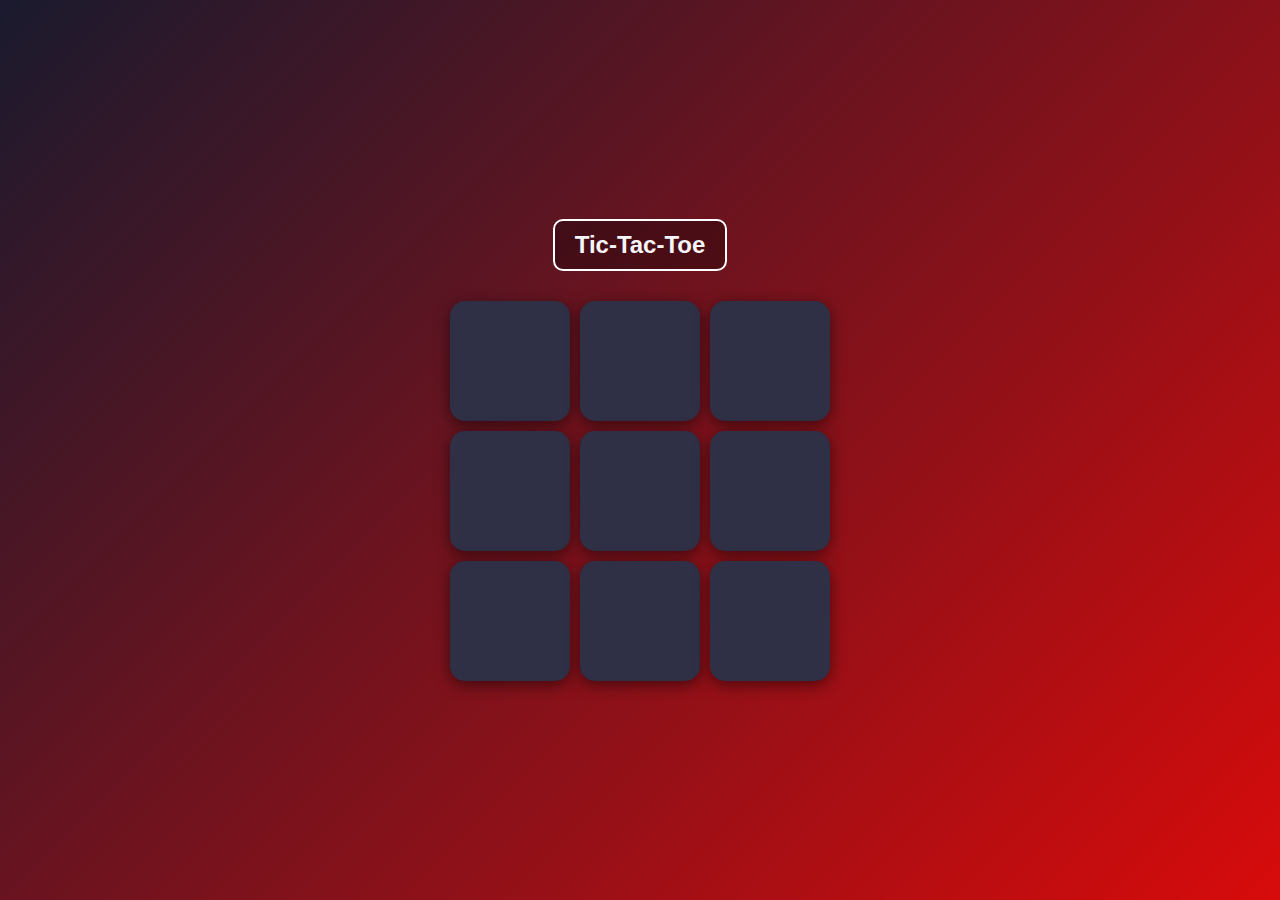
<file: web-tictactoe/index.html>
<!DOCTYPE html>
<html lang="en">
<head>
  <meta charset="UTF-8">
  <meta name="viewport" content="width=device-width, initial-scale=1.0">
  <title>Tic-Tac-Toe Neon</title>
  <link rel="stylesheet" href="style.css">
</head>
<body>
  <div class="container">
    <h2>Tic-Tac-Toe</h2>
    <div id="game-board">
      <div class="cell" data-cell></div>
      <div class="cell" data-cell></div>
      <div class="cell" data-cell></div>
      <div class="cell" data-cell></div>
      <div class="cell" data-cell></div>
      <div class="cell" data-cell></div>
      <div class="cell" data-cell></div>
      <div class="cell" data-cell></div>
      <div class="cell" data-cell></div>
    </div>
    <div id="message-container" class="hidden">
      <p id="message-text"></p>
      <button id="restart-button">Play Again</button>
    </div>
  </div>
  <canvas id="fireworks" class="hidden"></canvas>
  <script src="script.js"></script>
</body>
</html>
</file>
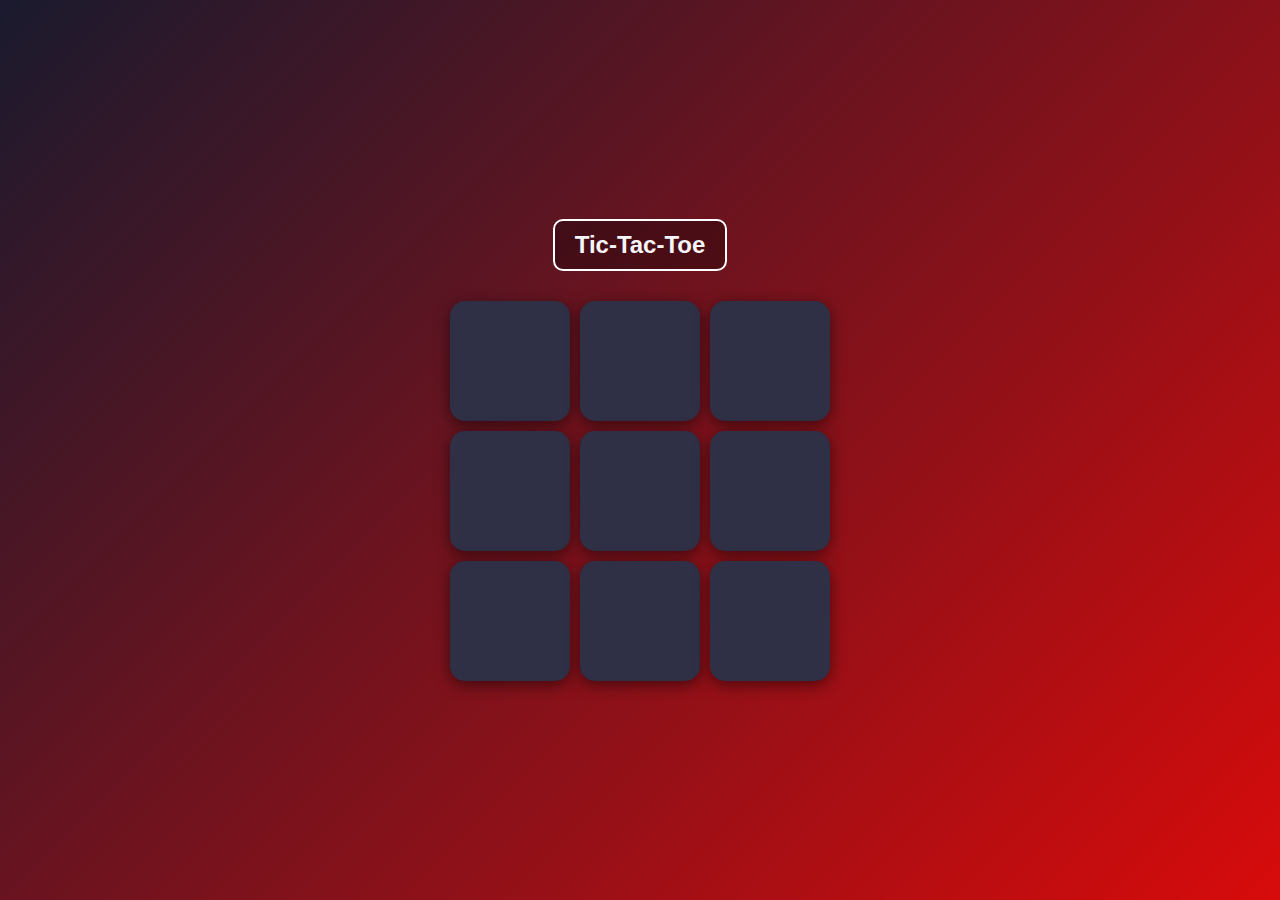
<file: mypr.html>
<!DOCTYPE html>
<html lang="en">
<head>
  <meta charset="UTF-8">
  <meta name="viewport" content="width=device-width, initial-scale=1.0">
  <title>Tic-Tac-Toe Neon</title>
  <link rel="stylesheet" href="mypr.css">
</head>
<body>
  <div class="container">
    <h2>Tic-Tac-Toe</h2>
    <div id="game-board">
      <div class="cell" data-cell></div>
      <div class="cell" data-cell></div>
      <div class="cell" data-cell></div>
      <div class="cell" data-cell></div>
      <div class="cell" data-cell></div>
      <div class="cell" data-cell></div>
      <div class="cell" data-cell></div>
      <div class="cell" data-cell></div>
      <div class="cell" data-cell></div>
    </div>
    <div id="message-container" class="hidden">
      <p id="message-text"></p>
      <button id="restart-button">Play Again</button>
    </div>
  </div>
  <canvas id="fireworks" class="hidden"></canvas>
  <script src="mypr.js"></script>
</body>
</html>
</file>
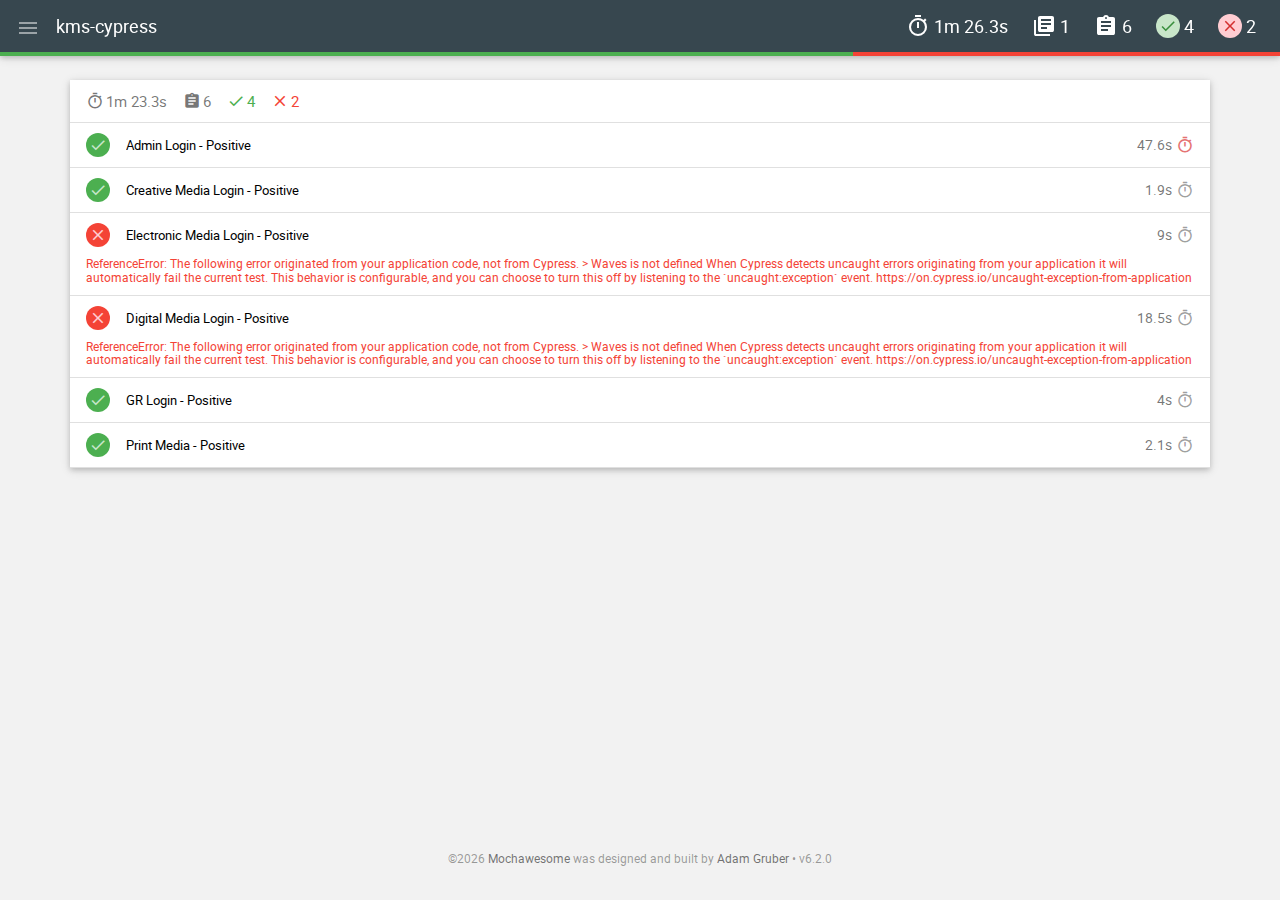
<file: mochawesome-report/kms-cypress-01-06-2025.html>
<!doctype html>
<html lang="en"><head><meta charSet="utf-8"/><meta http-equiv="X-UA-Compatible" content="IE=edge"/><meta name="viewport" content="width=device-width, initial-scale=1"/><title>Mochawesome Report</title><link rel="stylesheet" href="assets\app.css"/></head><body data-raw="{&quot;stats&quot;:{&quot;suites&quot;:1,&quot;tests&quot;:6,&quot;passes&quot;:4,&quot;pending&quot;:0,&quot;failures&quot;:2,&quot;testsRegistered&quot;:6,&quot;passPercent&quot;:66.66666666666667,&quot;pendingPercent&quot;:0,&quot;other&quot;:0,&quot;hasOther&quot;:false,&quot;skipped&quot;:0,&quot;hasSkipped&quot;:false,&quot;start&quot;:&quot;2025-01-06T07:24:14.616Z&quot;,&quot;end&quot;:&quot;2025-01-06T07:25:41.001Z&quot;,&quot;duration&quot;:86385},&quot;results&quot;:[{&quot;uuid&quot;:&quot;1e8317c2-d5de-4a40-b6f8-2fcacc108380&quot;,&quot;title&quot;:&quot;&quot;,&quot;fullFile&quot;:&quot;cypress\\e2e\\Pages\\feature\\login\\kmslogin.cy.js&quot;,&quot;file&quot;:&quot;cypress\\e2e\\Pages\\feature\\login\\kmslogin.cy.js&quot;,&quot;beforeHooks&quot;:[],&quot;afterHooks&quot;:[],&quot;tests&quot;:[],&quot;suites&quot;:[{&quot;uuid&quot;:&quot;07c0f7f2-e9f9-4d1b-be47-148f516be456&quot;,&quot;title&quot;:&quot;&quot;,&quot;fullFile&quot;:&quot;&quot;,&quot;file&quot;:&quot;&quot;,&quot;beforeHooks&quot;:[],&quot;afterHooks&quot;:[],&quot;tests&quot;:[{&quot;title&quot;:&quot;Admin Login - Positive&quot;,&quot;fullTitle&quot;:&quot; Admin Login - Positive&quot;,&quot;timedOut&quot;:null,&quot;duration&quot;:47663,&quot;state&quot;:&quot;passed&quot;,&quot;speed&quot;:&quot;slow&quot;,&quot;pass&quot;:true,&quot;fail&quot;:false,&quot;pending&quot;:false,&quot;context&quot;:null,&quot;code&quot;:&quot;cy.visit(_loginPage.URL);\n(0, _loginPage.typeUsername)(\&quot;admin@fsc.com\&quot;);\n(0, _loginPage.typePassword)(\&quot;fsc@#$2016\&quot;);\n(0, _loginPage.solveCaptcha)();&quot;,&quot;err&quot;:{},&quot;uuid&quot;:&quot;bed80175-3187-4b6a-ad40-b1b8ca48b6ac&quot;,&quot;parentUUID&quot;:&quot;07c0f7f2-e9f9-4d1b-be47-148f516be456&quot;,&quot;isHook&quot;:false,&quot;skipped&quot;:false},{&quot;title&quot;:&quot;Creative Media Login - Positive&quot;,&quot;fullTitle&quot;:&quot; Creative Media Login - Positive&quot;,&quot;timedOut&quot;:null,&quot;duration&quot;:1948,&quot;state&quot;:&quot;passed&quot;,&quot;speed&quot;:&quot;fast&quot;,&quot;pass&quot;:true,&quot;fail&quot;:false,&quot;pending&quot;:false,&quot;context&quot;:null,&quot;code&quot;:&quot;cy.visit(_loginPage.URL);\n(0, _loginPage.typeUsername)(\&quot;ashishgc@fluidscapes.in\&quot;);\n(0, _loginPage.typePassword)(\&quot;AshD@2016\&quot;);\n(0, _loginPage.solveCaptcha)();&quot;,&quot;err&quot;:{},&quot;uuid&quot;:&quot;2a2a1513-a0c7-4dae-80d1-3d9edc92c7aa&quot;,&quot;parentUUID&quot;:&quot;07c0f7f2-e9f9-4d1b-be47-148f516be456&quot;,&quot;isHook&quot;:false,&quot;skipped&quot;:false},{&quot;title&quot;:&quot;Electronic Media Login - Positive&quot;,&quot;fullTitle&quot;:&quot; Electronic Media Login - Positive&quot;,&quot;timedOut&quot;:null,&quot;duration&quot;:9002,&quot;state&quot;:&quot;failed&quot;,&quot;speed&quot;:null,&quot;pass&quot;:false,&quot;fail&quot;:true,&quot;pending&quot;:false,&quot;context&quot;:null,&quot;code&quot;:&quot;cy.visit(_loginPage.URL);\n(0, _loginPage.typeUsername)(\&quot;ashishge@fluidscapes.in\&quot;);\n(0, _loginPage.typePassword)(\&quot;AshD@2016\&quot;);\n(0, _loginPage.solveCaptcha)();&quot;,&quot;err&quot;:{&quot;message&quot;:&quot;ReferenceError: The following error originated from your application code, not from Cypress.\n\n  &gt; Waves is not defined\n\nWhen Cypress detects uncaught errors originating from your application it will automatically fail the current test.\n\nThis behavior is configurable, and you can choose to turn this off by listening to the `uncaught:exception` event.\n\nhttps://on.cypress.io/uncaught-exception-from-application&quot;,&quot;estack&quot;:&quot;ReferenceError: The following error originated from your application code, not from Cypress.\n\n  &gt; Waves is not defined\n\nWhen Cypress detects uncaught errors originating from your application it will automatically fail the current test.\n\nThis behavior is configurable, and you can choose to turn this off by listening to the `uncaught:exception` event.\n\nhttps://on.cypress.io/uncaught-exception-from-application\n    at Object.activate (http://172.16.17.98:8080/kmsnew_1/js/admin.js:351:9)\n    at HTMLDocument.&lt;anonymous&gt; (http://172.16.17.98:8080/kmsnew_1/js/admin.js:465:29)\n    at fire (http://172.16.17.98:8080/kmsnew_1/js/jquery-1.12.4.js:3232:31)\n    at Object.fireWith [as resolveWith] (http://172.16.17.98:8080/kmsnew_1/js/jquery-1.12.4.js:3362:7)\n    at Function.ready (http://172.16.17.98:8080/kmsnew_1/js/jquery-1.12.4.js:3582:13)\n    at HTMLDocument.completed (http://172.16.17.98:8080/kmsnew_1/js/jquery-1.12.4.js:3617:10)&quot;,&quot;diff&quot;:null},&quot;uuid&quot;:&quot;339a4a6b-8d09-40df-b7aa-9c2d883f0d35&quot;,&quot;parentUUID&quot;:&quot;07c0f7f2-e9f9-4d1b-be47-148f516be456&quot;,&quot;isHook&quot;:false,&quot;skipped&quot;:false},{&quot;title&quot;:&quot;Digital Media Login - Positive&quot;,&quot;fullTitle&quot;:&quot; Digital Media Login - Positive&quot;,&quot;timedOut&quot;:null,&quot;duration&quot;:18512,&quot;state&quot;:&quot;failed&quot;,&quot;speed&quot;:null,&quot;pass&quot;:false,&quot;fail&quot;:true,&quot;pending&quot;:false,&quot;context&quot;:null,&quot;code&quot;:&quot;cy.visit(_loginPage.URL);\n(0, _loginPage.typeUsername)(\&quot;ashishgd@fluidscapes.in\&quot;);\n(0, _loginPage.typePassword)(\&quot;AshD@2016\&quot;);\n(0, _loginPage.solveCaptcha)();&quot;,&quot;err&quot;:{&quot;message&quot;:&quot;ReferenceError: The following error originated from your application code, not from Cypress.\n\n  &gt; Waves is not defined\n\nWhen Cypress detects uncaught errors originating from your application it will automatically fail the current test.\n\nThis behavior is configurable, and you can choose to turn this off by listening to the `uncaught:exception` event.\n\nhttps://on.cypress.io/uncaught-exception-from-application&quot;,&quot;estack&quot;:&quot;ReferenceError: The following error originated from your application code, not from Cypress.\n\n  &gt; Waves is not defined\n\nWhen Cypress detects uncaught errors originating from your application it will automatically fail the current test.\n\nThis behavior is configurable, and you can choose to turn this off by listening to the `uncaught:exception` event.\n\nhttps://on.cypress.io/uncaught-exception-from-application\n    at Object.activate (http://172.16.17.98:8080/kmsnew_1/js/admin.js:351:9)\n    at HTMLDocument.&lt;anonymous&gt; (http://172.16.17.98:8080/kmsnew_1/js/admin.js:465:29)\n    at fire (http://172.16.17.98:8080/kmsnew_1/js/jquery-1.12.4.js:3232:31)\n    at Object.fireWith [as resolveWith] (http://172.16.17.98:8080/kmsnew_1/js/jquery-1.12.4.js:3362:7)\n    at Function.ready (http://172.16.17.98:8080/kmsnew_1/js/jquery-1.12.4.js:3582:13)\n    at HTMLDocument.completed (http://172.16.17.98:8080/kmsnew_1/js/jquery-1.12.4.js:3617:10)&quot;,&quot;diff&quot;:null},&quot;uuid&quot;:&quot;26f409f0-0492-423f-b637-367c0b8128eb&quot;,&quot;parentUUID&quot;:&quot;07c0f7f2-e9f9-4d1b-be47-148f516be456&quot;,&quot;isHook&quot;:false,&quot;skipped&quot;:false},{&quot;title&quot;:&quot;GR Login - Positive&quot;,&quot;fullTitle&quot;:&quot; GR Login - Positive&quot;,&quot;timedOut&quot;:null,&quot;duration&quot;:4013,&quot;state&quot;:&quot;passed&quot;,&quot;speed&quot;:&quot;fast&quot;,&quot;pass&quot;:true,&quot;fail&quot;:false,&quot;pending&quot;:false,&quot;context&quot;:null,&quot;code&quot;:&quot;cy.visit(_loginPage.URL);\n(0, _loginPage.typeUsername)(\&quot;ashishgg@fluidscapes.in\&quot;);\n(0, _loginPage.typePassword)(\&quot;AshD@2016\&quot;);\n(0, _loginPage.solveCaptcha)();&quot;,&quot;err&quot;:{},&quot;uuid&quot;:&quot;6b6dfcbe-8a90-4e34-8e45-61e4e9efbe90&quot;,&quot;parentUUID&quot;:&quot;07c0f7f2-e9f9-4d1b-be47-148f516be456&quot;,&quot;isHook&quot;:false,&quot;skipped&quot;:false},{&quot;title&quot;:&quot;Print Media - Positive&quot;,&quot;fullTitle&quot;:&quot; Print Media - Positive&quot;,&quot;timedOut&quot;:null,&quot;duration&quot;:2190,&quot;state&quot;:&quot;passed&quot;,&quot;speed&quot;:&quot;fast&quot;,&quot;pass&quot;:true,&quot;fail&quot;:false,&quot;pending&quot;:false,&quot;context&quot;:null,&quot;code&quot;:&quot;cy.visit(_loginPage.URL);\n(0, _loginPage.typeUsername)(\&quot;ashishgp@fluidscapes.in\&quot;);\n(0, _loginPage.typePassword)(\&quot;AshD@2016\&quot;);\n(0, _loginPage.solveCaptcha)();&quot;,&quot;err&quot;:{},&quot;uuid&quot;:&quot;3c0e7064-6bae-496b-88b2-f8f2e8d0be32&quot;,&quot;parentUUID&quot;:&quot;07c0f7f2-e9f9-4d1b-be47-148f516be456&quot;,&quot;isHook&quot;:false,&quot;skipped&quot;:false}],&quot;suites&quot;:[],&quot;passes&quot;:[&quot;bed80175-3187-4b6a-ad40-b1b8ca48b6ac&quot;,&quot;2a2a1513-a0c7-4dae-80d1-3d9edc92c7aa&quot;,&quot;6b6dfcbe-8a90-4e34-8e45-61e4e9efbe90&quot;,&quot;3c0e7064-6bae-496b-88b2-f8f2e8d0be32&quot;],&quot;failures&quot;:[&quot;339a4a6b-8d09-40df-b7aa-9c2d883f0d35&quot;,&quot;26f409f0-0492-423f-b637-367c0b8128eb&quot;],&quot;pending&quot;:[],&quot;skipped&quot;:[],&quot;duration&quot;:83328,&quot;root&quot;:false,&quot;rootEmpty&quot;:false,&quot;_timeout&quot;:2000}],&quot;passes&quot;:[],&quot;failures&quot;:[],&quot;pending&quot;:[],&quot;skipped&quot;:[],&quot;duration&quot;:0,&quot;root&quot;:true,&quot;rootEmpty&quot;:true,&quot;_timeout&quot;:2000}],&quot;meta&quot;:{&quot;mocha&quot;:{&quot;version&quot;:&quot;7.0.1&quot;},&quot;mochawesome&quot;:{&quot;options&quot;:{&quot;quiet&quot;:false,&quot;reportFilename&quot;:&quot;mochawesome&quot;,&quot;saveHtml&quot;:false,&quot;saveJson&quot;:true,&quot;consoleReporter&quot;:&quot;spec&quot;,&quot;useInlineDiffs&quot;:false,&quot;code&quot;:true},&quot;version&quot;:&quot;7.1.3&quot;},&quot;marge&quot;:{&quot;options&quot;:{&quot;reportDir&quot;:&quot;cypress/results&quot;,&quot;overwrite&quot;:false,&quot;html&quot;:false,&quot;json&quot;:true},&quot;version&quot;:&quot;6.2.0&quot;}}}" data-config="{&quot;reportFilename&quot;:&quot;mochawesome&quot;,&quot;reportDir&quot;:&quot;mochawesome-report&quot;,&quot;reportTitle&quot;:&quot;kms-cypress&quot;,&quot;reportPageTitle&quot;:&quot;Mochawesome Report&quot;,&quot;inline&quot;:false,&quot;inlineAssets&quot;:false,&quot;cdn&quot;:false,&quot;charts&quot;:false,&quot;enableCharts&quot;:false,&quot;code&quot;:true,&quot;enableCode&quot;:true,&quot;autoOpen&quot;:false,&quot;overwrite&quot;:true,&quot;timestamp&quot;:false,&quot;ts&quot;:false,&quot;showPassed&quot;:true,&quot;showFailed&quot;:true,&quot;showPending&quot;:true,&quot;showSkipped&quot;:false,&quot;showHooks&quot;:&quot;failed&quot;,&quot;saveJson&quot;:false,&quot;saveHtml&quot;:true,&quot;dev&quot;:false,&quot;assetsDir&quot;:&quot;mochawesome-report\\assets&quot;,&quot;htmlFile&quot;:&quot;C:\\Users\\pranav\\Documents\\IDX\\kms-cypress\\mochawesome-report\\mochawesome.html&quot;}"><div id="report"></div><script src="assets\app.js"></script></body></html>
</file>
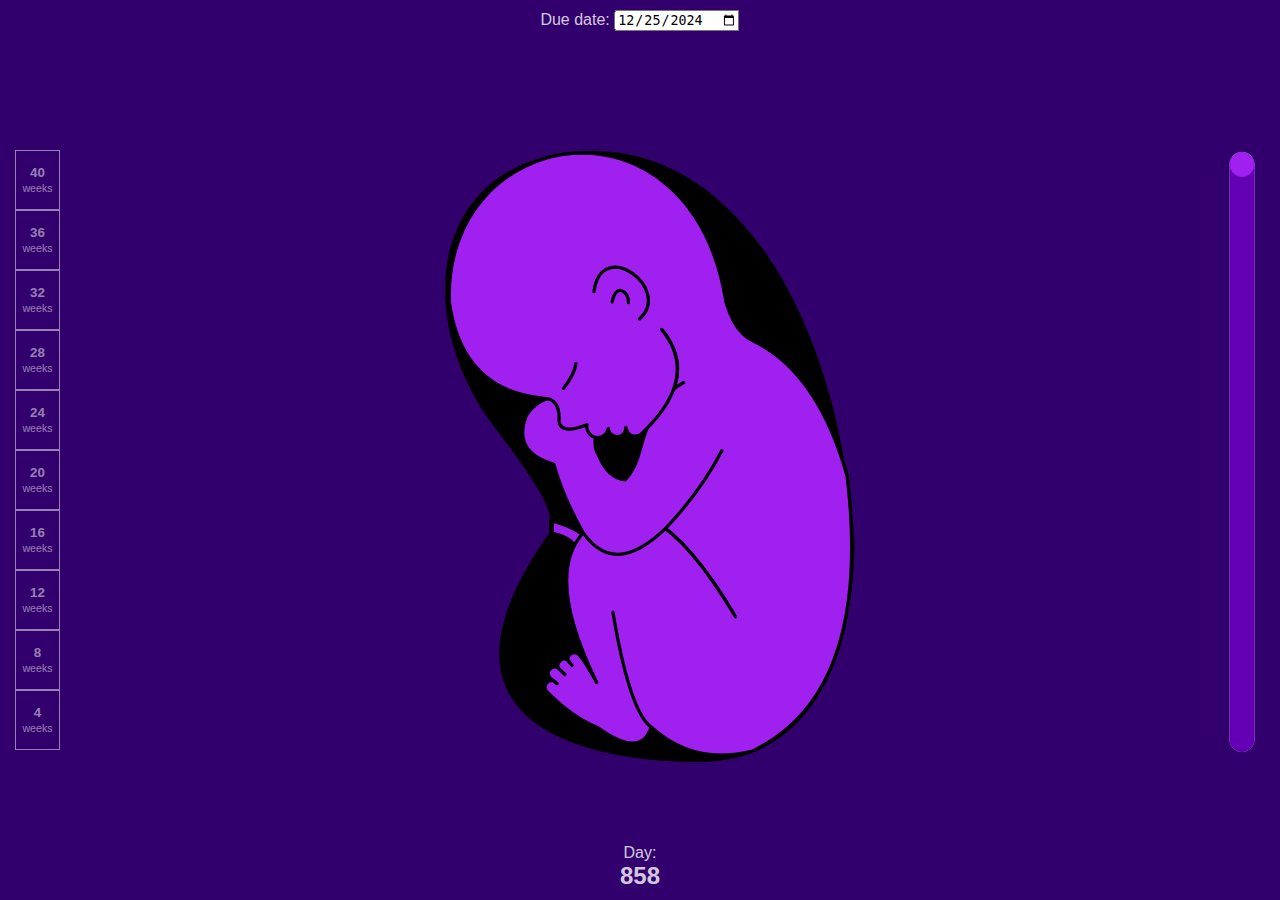
<file: projects/project.html>
<!DOCTYPE html>
<html lang="en">
<head>
  <meta charset="UTF-8">
  <meta name="viewport" content="width=device-width, initial-scale=1.0">
  <title>Baby Growth Tracker</title>
  <link rel="stylesheet" href="project.css">
</head>
<body>
<svg viewBox="0 0 100 100" id="babyProgression">
	<path d="M 36 62.8 C 14 94 45 98 59 98 C 79 98 83 77 83 64 C 80 26 63 4 43 4 C 18 4 14 29 28 47 C 34 55 36.6 59.2 36 60.9 Z" />
	<g fill="#A020F0" stroke="#000" stroke-linecap="round" stroke-linejoin="round" stroke-width="0.5">
		<path class="umbilical" d="">
			<animate attributeName="d" values="M 53.7 50.3 Q 52.2 50.3 50.2 49.7 C 47.6 49 42.9 55.3 36.5 60.9 V 62.8 C 49.1 50.3 50.8 51.5 52 53.1 Q 53.1 55.5 54.7 54.4 C 56.9 52.6 57 49.1 53.7 50.3; M 56 51 Q 53.7 50.8 50.7 53.2 C 48.8 53.3 46.8 53.4 36.5 60.9 V 62.8 C 47.2 55.6 48.5 54.9 52 56 Q 54 57 55.6 55.5 C 58 53 59 51 56 51; M 56 48 Q 53.4 53 54.1 55.7 C 51.4 57 50 53 36.5 60.9 V 62.8 C 50 55 50 58 55 57 Q 55 59 57.6 58.7 C 62 58 59 42 56 48; M 58 47 Q 53.4 53 55.5 57.7 C 51.4 57 51.8 55.7 36.5 60.9 V 62.8 C 50.2 56.3 52.3 60 56.2 59.3 Q 58 62 60.9 60.4 C 65 58 61 43 58 47; M 59 46 Q 54 53 54 59 C 48 56 42 59 36.5 60.9 V 62.8 C 42 61 49 58 54 61 Q 55 66 58 64 C 67 58 63 43 59 46; M 58 46 Q 55 52 58 60 C 55 58 45 63 36.5 60.9 V 62.8 C 46 65 51 60 58 62 Q 64 66 65 64 C 69 56 62 38 58 46; M 60 46 Q 56 49 55 61 C 46.3 58 41.3 59.5 36.5 60.9 V 62.8 C 49.4 60.7 55.5 63.8 56.6 69 Q 60 75 66 69 C 74 61 67 41 60 46; M 60 43 Q 55 47 53 58 C 42.5 64.4 41.2 60.7 36.5 60.9 V 62.8 C 47.2 63.5 50.9 64.2 54 65 Q 59 80 69 70 C 77 61 68 37 60 43;  M 56 48 Q 47 57 46.5 63.3 C 44 63.8 43.6 62.7 36.5 60.9 V 62.8 C 42.2 63.5 43.8 66 46.5 66.3 Q 65 89 71 74 C 78 57 71 33 56 48; M 53 48 Q 45 57 44.6 69.2 C 40.4 67.9 46.8 63.9 36.5 60.9 V 62.8 C 44 64.5 37.6 69.7 44.4 71.7 Q 63 99 71.1 79.6 C 84 46 62 37 53 48" dur="100s" begin="0" repeatCount="none" fill="freeze" />
		</path>
		<path class="bodyHead" d="">
			<animate attributeName="d" values="M 55.1 53.6 Q 55.2 52 53.4 52.8 Q 52.4 54.3 52.2 54.1 Q 52.1 53.7 52.2 52.6 A 1 1 0 0 0 51.9 52.3 L 51.5 52.1 L 51.4 52 A 1 1 0 0 0 51.1 51.7 L 51 51.5 L 50.8 51.3 A 1 1 0 0 0 50.7 51.6 L 50.7 51.8 L 50.6 52 A 1 1 0 0 0 50.7 52.3 Q 50.5 52.3 50.7 52.4 Q 50.5 52.4 50.6 53.6 Q 50.7 54.7 51.6 55.4 Q 53 56.4 54.5 56.2 Q 55.7 55.8 56.3 54.9 Q 57.3 53.7 58.3 49.4 Q 59.4 46.9 56.4 45.8 Q 55.9 45.7 55.3 45.8  C 52.6 43.5 51.7 45.3 50.7 48.1 Q 50.8 48.7 51.4 49.4 Q 51.8 49.9 52.1 49.9 Q 52.3 50.1 52.5 49.9 A 1 1 0 0 0 52.9 49.8 A 1 1 0 0 0 53.5 49.9 Q 53.9 50.1 54 50.1 Q 54 50.7 55 49.2; M 55.1 53.6 Q 52.8 53.3 52 55.4 Q 51.7 56 51.6 55.7 Q 51.2 55.7 51.1 55.3 A 1 1 0 0 0 50.4 55.2 L 50.4 55.2 L 50.4 55.2 A 1 1 0 0 0 50 55.3 L 50 55.3 L 49.6 55.3 A 1 1 0 0 0 49.7 55.3 L 49.4 55.6 L 49.2 55.9 A 1 1 0 0 0 48.9 56.4 Q 48.5 57.5 48.8 58.5 Q 49.1 59.2 49.7 59.3 Q 50.8 59.7 52.4 59.2 Q 54.5 58.7 56.3 57.7 Q 57.6 57 58.2 56.1 Q 60.3 54.5 60.8 48.8 Q 61.1 44.2 56.5 43.2 Q 55.6 43.1 54.9 42.7 C 50.2 39.9 44.4 44.4 48.8 49.8 Q 49.4 50.6 50 50.7 Q 50.4 50.8 50.8 50.7 Q 51.2 51.1 51.5 50.9 A 1 1 0 0 0 52 50.8 A 1 1 0 0 0 52.8 50.9 Q 53.1 51.1 53.6 50.8 Q 54 50.7 55 49.2; M 56.9 57.6 Q 52.6 55.9 52 58.5 Q 51.5 59.6 51.6 61.6 Q 50.5 61.9 49.7 61.8 A 1 1 0 0 0 49.4 62.4 L 49.5 62.4 L 49.4 62.4 A 1 1 0 0 0 49.6 62.6 L 49.6 62.6 L 49.8 62.8 A 1 1 0 0 0 49.8 62.8 L 50.1 63 L 50.1 62.9 A 1 1 0 0 0 50.5 63.1 Q 51.1 62.8 51.8 62.9 Q 52.8 62.9 52.7 61.8 Q 52.8 60.7 53.1 59.1 Q 53.3 58.3 56.4 60.2 Q 59.1 61.2 60.1 58.1 Q 60.6 55.5 61.1 51.1 Q 61.9 47.9 58.7 43.6 Q 58.2 43 57.8 41.9 C 54.5 32.7 44.1 40.7 48.5 45.3 Q 49.5 46 50.2 46.3 Q 50.7 46.5 50.7 47 Q 50.7 47.9 51.9 48 A 1 1 0 0 0 52.2 48.1 A 1 1 0 0 0 52.6 48.3 Q 52.9 48.8 53.6 48.4 Q 55.6 47.3 56 45; M 58.7 59.3 Q 52.9 53.9 50.1 59.5 Q 48.7 64.3 48.1 64.6 Q 47.2 65.3 45.2 65.3 A 1 1 0 0 0 45.5 66.3 L 45.5 66.3 L 45.5 66.3 A 1 1 0 0 0 45.8 66.7 L 45.8 66.7 L 45.8 66.8 A 1 1 0 0 0 46 67.1 L 46 67.1 L 46.1 67.4 A 1 1 0 0 0 46.9 67.4 Q 48.2 66.9 49.2 66 Q 51.2 66.5 50.1 64 Q 51.5 62.4 52.8 59.5 Q 55.3 62.5 58.9 63.1 Q 61.4 63.4 62.2 61.3 Q 64.3 57.8 64 51.8 Q 64 46.8 60.4 44.1 Q 59.1 43.2 58.6 41.5 C 56.6 29.8 41.8 36.6 46.5 44.3 Q 47.2 45.6 48.6 46 Q 49 46 49.5 47.1 Q 49.3 48.1 50.8 48.1 A 1 1 0 0 0 51.5 48.6 A 1 1 0 0 0 52.2 48.8 Q 52.1 49.2 53.4 49 Q 55.6 47.3 56 45; M 56.8 62.7 Q 52.9 53.9 49.5 59.3 Q 47.8 62.4 45.7 65.5 Q 44.3 66.6 42.5 66.6 A 1 1 0 0 0 41.5 67.2 L 41.9 67.4 L 41.8 67.4 A 1 1 0 0 0 42.4 68 L 42.5 68.1 L 42.5 68.1 A 1 1 0 0 0 43 68.7 L 43.1 68.7 L 43.2 68.6 A 1 1 0 0 0 43.9 69 Q 45.9 68.3 46.5 67.9 Q 48.8 69 48 65.4 Q 51.5 62.4 51.9 60.7 Q 53.6 67.5 55 67.9 Q 56.7 68.3 58.9 66.2 Q 65.9 60.9 65 52.3 Q 64.5 46.7 62 44.4 Q 61.3 42.7 61.7 41.2 C 66.8 25.3 44.9 27.5 47.8 40.1 Q 48.3 41.8 49.4 42.2 Q 50 42.7 49.9 43.7 Q 49.6 45.2 50.9 44.9 A 1 1 0 0 0 51.9 46.1 A 1 1 0 0 0 52.8 47.1 Q 53.1 47.9 53.8 47.4 Q 57.4 45.1 58.5 43.5; M 63.6 63.2 Q 52.9 53.9 52.7 60.9 Q 52.2 66.9 51.8 70.1 Q 50.4 72.7 47.3 73 A 1 1 0 0 0 48.2 74.3 L 48.8 74.2 L 48.2 74.3 A 1 1 0 0 0 49.2 75.2 L 49.5 74.9 L 49.2 75.2 A 1 1 0 0 0 50 75.4 L 50.2 75.1 L 50 75.4 A 1 1 0 0 0 51.4 75.6 Q 53.3 73.7 54.1 72.7 Q 56 72.1 54.4 70 Q 55.7 67.9 56.7 64.4 Q 58.1 67.3 60.8 69.2 Q 62.2 70.5 64.8 68.4 Q 70.4 62.2 68.9 53.4 Q 67.6 45.4 61.8 40.8 Q 60.3 39.1 60.3 36.8 C 60.6 21.4 39.6 25.3 41.9 38.1 Q 42.6 41.9 46.3 43.2 Q 47.1 44 46.9 44.9 Q 47 46.1 48.6 45.5 A 1 1 0 0 0 50 46.5 A 1 1 0 0 0 51 46.9 Q 52.1 48.3 53.1 47.3 Q 56.1 44.8 56.4 41.5; M 59.7 67.7 Q 52.1 51.3 47.9 63 Q 47 70.1 48.1 72.5 Q 45.6 73.2 43.2 70.8 A 1 1 0 0 0 42.1 72.4 L 43 73.1 L 42.2 72.6 A 1 1 0 0 0 42 74.1 L 42.8 74.1 L 42 74.1 A 1 1 0 0 0 42.6 75.5 L 43 75.4 L 42.6 75.5 A 1 1 0 0 0 43 76.6 Q 45.1 76.5 48.5 77.1 Q 49.9 78 51 76.4 Q 51.3 72.4 52.6 69 Q 53.3 73 54.2 74.7 Q 55.5 78.1 60.8 76.5 Q 73.6 70 71.7 53 Q 70.2 43.8 63.2 39.8 Q 60.9 37.3 61.5 35.2 C 60.5 14.5 36.1 22.9 40.6 36.9 Q 42.3 41.8 46.9 42.2 Q 48.3 43 48 44 Q 48.1 45.6 49.9 45 A 1 1 0 0 0 51.4 46.1 A 1 1 0 0 0 52.7 46.9 Q 53.2 48.6 54.6 47.8 Q 59 45.4 59.4 40.2; M 64.3 71.3 Q 53.2 51.8 47.8 62.5 Q 45.5 68.9 49.1 75.7 Q 47.8 73.2 47.3 70.9 A 1 1 0 0 0 46.4 71.3 L 46.4 71.6 L 46.3 71.5 A 1 1 0 0 0 45.4 72.3 L 45.6 72.5 L 45.4 72.3 A 1 1 0 0 0 44.7 73.3 L 44.7 73.3 L 44.7 73.3 A 1 1 0 0 0 44.2 74.4 Q 45.6 75.6 48.4 79.2 Q 52.1 83.4 52.8 78.5 Q 53.5 76.5 52.6 69 Q 53.1 74.8 54 77.1 Q 57.7 83.2 63.8 79.9 Q 76.9 70.7 74.3 53.4 Q 72.5 44.1 67.6 41.4 Q 60.9 37.3 59.9 34.3 C 57.4 7.3 27.3 21.9 35.6 37 Q 38.9 42.2 43.9 42.8 Q 44.6 43 44.9 44.3 Q 45.6 46.6 47.5 45 A 1 1 0 0 0 49.2 46.3 A 1 1 0 0 0 50.8 47.2 Q 52 48.9 53.8 47.5 Q 58 43.2 57.2 37.5; M 64.3 71.3 Q 53.2 51.8 44 61.4 Q 40.7 65.3 46.8 79.8 Q 46 77.8 45.2 76 A 1 1 0 0 0 43 76.6 L 43.5 77.1 L 42.9 76.6 A 1 1 0 0 0 41.9 77.6 L 42.5 78.1 L 41.9 77.6 A 1 1 0 0 0 41.1 79 L 41.9 79.6 L 41.1 79 A 1 1 0 0 0 40.5 80.3 Q 43.3 84.1 47.9 85.3 Q 52.8 88.5 53.1 84.5 Q 49.9 79.1 49 70.8 Q 49.9 79.1 53.1 84.5 Q 60 89.6 66.2 87.9 Q 79.6 81 77.8 53.9 Q 76 42.9 67.6 37.4 Q 64.5 35.8 63.1 33.3 C 55.4 -1.1 26.5 15.1 28.2 30.9 Q 29.1 42.5 39.3 43.7 Q 41.7 43.3 42.2 45.4 Q 42.5 49 45.4 47.6 A 1 1 0 0 0 48 47.3 A 1 1 0 0 0 50.1 47.8 Q 51.4 49 52.1 48.4 Q 58 43.2 56.1 36.5; M 64.7 75.7 Q 50.8 52.3 41.3 62.7 Q 35.2 69.3 43.3 85.8 Q 41.1 81.9 40.4 81.4 A 1 1 0 0 0 38.9 82.5 L 39.5 83.2 L 38.9 82.4 A 1 1 0 0 0 37.4 83.6 L 38.4 84.6 L 37.4 83.6 A 1 1 0 0 0 36.1 85.1 L 37.2 86 L 36.7 85.6 A 1 1 0 0 0 35.6 87.2 Q 39.5 91.2 43.5 92.8 Q 50.2 97.6 51.7 92.7 Q 48.4 90.4 45.8 75 Q 48.4 90.3 51.7 92.7 Q 58.3 98.7 67.3 96.4 Q 85.9 87.5 81.9 54 Q 77.3 37.8 67.2 33.1 Q 64.4 31.6 63.2 27 C 57.7 -6.4 19.7 -0.2 20.6 27.2 Q 22.5 40.8 35 42 Q 37.7 42 37.5 45.5 Q 37.7 47.7 41.8 46.1 A 1 1 0 0 0 45.1 46.7 A 1 1 0 0 0 47.8 46.5 Q 48.2 48.3 50 47.7 Q 59.5 38.9 53.3 31.4" dur="100s" begin="0" repeatCount="none" fill="freeze" />
		</path>

		<path class="body" d="">
			<animate attributeName="d" values="M 55.1 53.6 Q 55.2 52 53.4 52.8 Q 52.4 54.3 52.2 54.1 Q 52.1 53.7 52.2 52.6 A 1 1 0 0 0 51.9 52.3 L 51.5 52.1 L 51.4 52 A 1 1 0 0 0 51.1 51.7 L 51 51.5 L 50.8 51.3 A 1 1 0 0 0 50.7 51.6 L 50.7 51.8 L 50.6 52 A 1 1 0 0 0 50.7 52.3 Q 50.5 52.3 50.7 52.4 Q 50.5 52.4 50.6 53.6 Q 50.7 54.7 51.6 55.4 Q 53 56.4 54.5 56.2 Q 55.7 55.8 56.3 54.9 Q 57.3 53.7 58.3 49.4 Q 59.4 46.9 56.4 45.8 Q 55.9 45.7 55.3 45.8; M 55.1 53.6 Q 52.8 53.3 52 55.4 Q 51.7 56 51.6 55.7 Q 51.2 55.7 51.1 55.3 A 1 1 0 0 0 50.4 55.2 L 50.4 55.2 L 50.4 55.2 A 1 1 0 0 0 50 55.3 L 50 55.3 L 49.6 55.3 A 1 1 0 0 0 49.7 55.3 L 49.4 55.6 L 49.2 55.9 A 1 1 0 0 0 48.9 56.4 Q 48.5 57.5 48.8 58.5 Q 49.1 59.2 49.7 59.3 Q 50.8 59.7 52.4 59.2 Q 54.5 58.7 56.3 57.7 Q 57.6 57 58.2 56.1 Q 60.3 54.5 60.8 48.8 Q 61.1 44.2 56.5 43.2 Q 55.6 43.1 54.9 42.7; M 56.9 57.6 Q 52.6 55.9 52 58.5 Q 51.5 59.6 51.6 61.6 Q 50.5 61.9 49.7 61.8 A 1 1 0 0 0 49.4 62.4 L 49.5 62.4 L 49.4 62.4 A 1 1 0 0 0 49.6 62.6 L 49.6 62.6 L 49.8 62.8 A 1 1 0 0 0 49.8 62.8 L 50.1 63 L 50.1 62.9 A 1 1 0 0 0 50.5 63.1 Q 51.1 62.8 51.8 62.9 Q 52.8 62.9 52.7 61.8 Q 52.8 60.7 53.1 59.1 Q 53.3 58.3 56.4 60.2 Q 59.1 61.2 60.1 58.1 Q 60.6 55.5 61.1 51.1 Q 61.9 47.9 58.7 43.6 Q 58.2 43 57.8 41.9; M 58.7 59.3 Q 52.9 53.9 50.1 59.5 Q 48.7 64.3 48.1 64.6 Q 47.2 65.3 45.2 65.3 A 1 1 0 0 0 45.5 66.3 L 45.5 66.3 L 45.5 66.3 A 1 1 0 0 0 45.8 66.7 L 45.8 66.7 L 45.8 66.8 A 1 1 0 0 0 46 67.1 L 46 67.1 L 46.1 67.4 A 1 1 0 0 0 46.9 67.4 Q 48.2 66.9 49.2 66 Q 51.2 66.5 50.1 64 Q 51.5 62.4 52.8 59.5 Q 55.3 62.5 58.9 63.1 Q 61.4 63.4 62.2 61.3 Q 64.3 57.8 64 51.8 Q 64 46.8 60.4 44.1 Q 59.1 43.2 58.6 41.5; M 56.8 62.7 Q 52.9 53.9 49.5 59.3 Q 47.8 62.4 45.7 65.5 Q 44.3 66.6 42.5 66.6 A 1 1 0 0 0 41.5 67.2 L 41.9 67.4 L 41.8 67.4 A 1 1 0 0 0 42.4 68 L 42.5 68.1 L 42.5 68.1 A 1 1 0 0 0 43 68.7 L 43.1 68.7 L 43.2 68.6 A 1 1 0 0 0 43.9 69 Q 45.9 68.3 46.5 67.9 Q 48.8 69 48 65.4 Q 51.5 62.4 51.9 60.7 Q 53.6 67.5 55 67.9 Q 56.7 68.3 58.9 66.2 Q 65.9 60.9 65 52.3 Q 64.5 46.7 62 44.4 Q 61.3 42.7 61.7 41.2; M 63.6 63.2 Q 52.9 53.9 52.7 60.9 Q 52.2 66.9 51.8 70.1 Q 50.4 72.7 47.3 73 A 1 1 0 0 0 48.2 74.3 L 48.8 74.2 L 48.2 74.3 A 1 1 0 0 0 49.2 75.2 L 49.5 74.9 L 49.2 75.2 A 1 1 0 0 0 50 75.4 L 50.2 75.1 L 50 75.4 A 1 1 0 0 0 51.4 75.6 Q 53.3 73.7 54.1 72.7 Q 56 72.1 54.4 70 Q 55.7 67.9 56.7 64.4 Q 58.1 67.3 60.8 69.2 Q 62.2 70.5 64.8 68.4 Q 70.4 62.2 68.9 53.4 Q 67.6 45.4 61.8 40.8 Q 60.3 39.1 60.3 36.8; M 59.7 67.7 Q 52.1 51.3 47.9 63 Q 47 70.1 48.1 72.5 Q 45.6 73.2 43.2 70.8 A 1 1 0 0 0 42.1 72.4 L 43 73.1 L 42.2 72.6 A 1 1 0 0 0 42 74.1 L 42.8 74.1 L 42 74.1 A 1 1 0 0 0 42.6 75.5 L 43 75.4 L 42.6 75.5 A 1 1 0 0 0 43 76.6 Q 45.1 76.5 48.5 77.1 Q 49.9 78 51 76.4 Q 51.3 72.4 52.6 69 Q 53.3 73 54.2 74.7 Q 55.5 78.1 60.8 76.5 Q 73.6 70 71.7 53 Q 70.2 43.8 63.2 39.8 Q 60.9 37.3 61.5 35.2; M 64.3 71.3 Q 53.2 51.8 47.8 62.5 Q 45.5 68.9 49.1 75.7 Q 47.8 73.2 47.3 70.9 A 1 1 0 0 0 46.4 71.3 L 46.4 71.6 L 46.3 71.5 A 1 1 0 0 0 45.4 72.3 L 45.6 72.5 L 45.4 72.3 A 1 1 0 0 0 44.7 73.3 L 44.7 73.3 L 44.7 73.3 A 1 1 0 0 0 44.2 74.4 Q 45.6 75.6 48.4 79.2 Q 52.1 83.4 52.8 78.5 Q 53.5 76.5 52.6 69 Q 53.1 74.8 54 77.1 Q 57.7 83.2 63.8 79.9 Q 76.9 70.7 74.3 53.4 Q 72.5 44.1 67.6 41.4 Q 60.9 37.3 59.9 34.3; M 64.3 71.3 Q 53.2 51.8 44 61.4 Q 40.7 65.3 46.8 79.8 Q 46 77.8 45.2 76 A 1 1 0 0 0 43 76.6 L 43.5 77.1 L 42.9 76.6 A 1 1 0 0 0 41.9 77.6 L 42.5 78.1 L 41.9 77.6 A 1 1 0 0 0 41.1 79 L 41.9 79.6 L 41.1 79 A 1 1 0 0 0 40.5 80.3 Q 43.3 84.1 47.9 85.3 Q 52.8 88.5 53.1 84.5 Q 49.9 79.1 49 70.8 Q 49.9 79.1 53.1 84.5 Q 60 89.6 66.2 87.9 Q 79.6 81 77.8 53.9 Q 76 42.9 67.6 37.4 Q 64.5 35.8 63.1 33.3; M 64.7 75.7 Q 50.8 52.3 41.3 62.7 Q 35.2 69.3 43.3 85.8 Q 41.1 81.9 40.4 81.4 A 1 1 0 0 0 38.9 82.5 L 39.5 83.2 L 38.9 82.4 A 1 1 0 0 0 37.4 83.6 L 38.4 84.6 L 37.4 83.6 A 1 1 0 0 0 36.1 85.1 L 37.2 86 L 36.7 85.6 A 1 1 0 0 0 35.6 87.2 Q 39.5 91.2 43.5 92.8 Q 50.2 97.6 51.7 92.7 Q 48.4 90.4 45.8 75 Q 48.4 90.3 51.7 92.7 Q 58.3 98.7 67.3 96.4 Q 85.9 87.5 81.9 54 Q 77.3 37.8 67.2 33.1 Q 64.4 31.6 63.2 27" dur="100s" begin="0" repeatCount="none" fill="freeze" />
		</path>
		<path class="arm" d="">
			<animate attributeName="d" values="M 55 48.8 Q 55.1 49 55 49.2 Q 54.7 49.5 54.3 50 Q 54.2 50.2 54.1 50.2 Q 53.7 49.9 50.9 48.5 A 1 1 0 0 0 50.8 48.4 Q 51.4 49.2 50.7 48.3 Q 49.9 47.1 49.2 48.8 Q 49.6 49.6 51.2 50 Q 52.2 51.5 53 52 Q 54.4 53.1 55.5 52.5 Q 56.5 51.9 56.9 50.9; M 56.9 48.2 Q 55.5 48.5 55.2 49.1 Q 54.7 49.5 54.3 50 Q 53.8 51 52.9 50.8 Q 52.5 50.9 51.9 50.9 A 1 1 0 0 0 51.2 51.3 Q 50.8 51.2 50.7 51.2 Q 49.3 51.6 49.7 53.5 Q 49.9 53.9 50.9 53.8 Q 52.6 53.7 53 52 Q 54.4 53.1 55.5 52.5 Q 56.5 51.9 56.9 50.9; M 57.3 46.7 Q 55.1 46.7 54.8 48.6 Q 54.7 49.6 54.3 50 Q 53.5 49.9 52.5 49.1 Q 52.2 48.9 52.3 48.6 A 1 1 0 0 0 51.8 48.1 Q 50.4 47.3 50.1 47.8 Q 49.6 48.6 50.1 50 Q 50.7 50.5 51.4 50.4 Q 52.3 50.9 53.2 51.9 Q 54.4 53.1 55.7 51.9 Q 56.4 51.1 57.2 50.3; M 58.2 46.7 Q 57.1 47.1 56.4 48.6 Q 55.5 50.2 55 53 Q 53.5 52 49.8 51.2 Q 49.2 50.7 49 50.2 A 1 1 0 0 0 48.1 50.6 Q 47.1 49.6 46.4 50.5 Q 45.3 51.7 46.6 53 Q 47.6 53.3 49.3 52.7 Q 51.3 54.2 53.2 54.8 Q 55.6 55.6 56.7 54.3 Q 58 52.1 59.5 50.9; M 59 46.2 Q 57.1 47.1 56.4 48.6 Q 55.5 50.2 55 52 Q 53.7 51.9 52.1 48.9 Q 51.8 48.4 52 47.3 A 1 1 0 0 0 50.8 46.2 Q 50.2 46.3 49.5 45.5 Q 47.3 46.2 47.8 47.8 Q 49.1 49.5 50.2 49.7 Q 52.2 53.5 53.7 54.7 Q 55.6 55.9 56.7 54.3 Q 58 52.1 59.5 50.9; M 58.8 43.6 Q 56.3 45.7 56.1 48.2 Q 55.9 50.8 56.1 52.4 Q 53.7 51.9 50.4 51.3 Q 49.1 50.5 48.3 50.8 A 1 1 0 0 0 47.4 51.6 Q 45.7 51 45.3 52.1 Q 45.3 55 48.3 55.2 Q 49.2 55.4 50.7 54.1 Q 52.5 54.9 55.2 55.6 Q 56.4 56.1 57.4 55.7 Q 61 53.7 62.1 49.2; M 60.3 43.3 Q 58.8 44.5 57.7 47.9 Q 56.7 50.9 56.6 53.3 Q 54.3 49.1 53.5 48.5 Q 53.4 47.9 53.6 47.5 A 1 1 0 0 0 51.9 46.3 Q 51.9 44.8 51.2 44.2 Q 45.6 44.6 48.1 47.3 Q 48.4 47.8 50.7 49.3 Q 51.2 52.3 52.1 56.1 Q 54.6 63.5 59.8 58.4 Q 63.8 54.5 65.8 48.9; M 60.5 40.4 Q 57.4 44 56.5 48.2 Q 56 51.2 56 52.6 Q 51.8 49.2 51.2 48.3 Q 50.2 48.3 50.6 47.5 A 1 1 0 0 0 48.7 46.4 Q 48.8 45.3 48.5 45.2 Q 42.4 45.7 44.7 49.9 Q 46 51.7 48 51.6 Q 49.3 52.9 50.9 56.8 Q 54.6 63.5 59.8 58.4 Q 63.8 54.5 65.8 48.9; M 59.2 41.6 Q 53.3 44 52.2 48.6 Q 52.5 51 49.9 54 Q 47.5 52.5 45.8 49.3 Q 44.9 48.4 44.3 47.3 A 1 1 0 0 0 42.4 46 Q 41.9 43.8 41.1 44 Q 37.9 43.7 37.1 48.5 Q 37.6 50.4 41.6 52.4 Q 41.8 55.7 44.2 60.6 Q 48.7 68.3 53.9 62.1 Q 59.4 56.3 61.4 52.4; M 56.7 39.6 Q 52 42 50 50 Q 49.2 53.1 47.7 54.6 Q 45 54.3 43.6 50.8 Q 42.4 49.1 43.9 44.9 A 1 1 0 0 0 42 44.4 Q 40.1 46.7 41.3 42.9 Q 35.6 40.1 32.5 44.6 Q 30.2 50.3 36.7 52.2 Q 38.1 57.2 41.2 62.7 Q 46 69.7 53.9 62.1 Q 59.4 56.3 62.6 50.1" dur="100s" begin="0" repeatCount="none" fill="freeze" />
		</path>
		<path class="head" d="">
			<animate attributeName="d" values="M 55.3 45.8 C 52.6 43.5 51.7 45.3 50.7 48.1 Q 50.8 48.7 51.4 49.4 Q 51.8 49.9 52.1 49.9 Q 52.3 50.1 52.5 49.9 A 1 1 0 0 0 52.9 49.8 A 1 1 0 0 0 53.5 49.9 Q 53.9 50.1 54 50.1 Q 54 50.7 55 49.2; M 54.9 42.7 C 50.2 39.9 44.4 44.4 48.8 49.8 Q 49.4 50.6 50 50.7 Q 50.4 50.8 50.8 50.7 Q 51.2 51.1 51.5 50.9 A 1 1 0 0 0 52 50.8 A 1 1 0 0 0 52.8 50.9 Q 53.1 51.1 53.6 50.8 Q 54 50.7 55 49.2; M 57.8 41.9 C 54.5 32.7 44.1 40.7 48.5 45.3 Q 49.5 46 50.2 46.3 Q 50.7 46.5 50.7 47 Q 50.7 47.9 51.9 48 A 1 1 0 0 0 52.2 48.1 A 1 1 0 0 0 52.6 48.3 Q 52.9 48.8 53.6 48.4 Q 55.6 47.3 56 45; M 58.6 41.5 C 56.6 29.8 41.8 36.6 46.5 44.3 Q 47.2 45.6 48.6 46 Q 49 46 49.5 47.1 Q 49.3 48.1 50.8 48.1 A 1 1 0 0 0 51.5 48.6 A 1 1 0 0 0 52.2 48.8 Q 52.1 49.2 53.4 49 Q 55.6 47.3 56 45; M 61.7 41.2 C 66.8 25.3 44.9 27.5 47.8 40.1 Q 48.3 41.8 49.4 42.2 Q 50 42.7 49.9 43.7 Q 49.6 45.2 50.9 44.9 A 1 1 0 0 0 51.9 46.1 A 1 1 0 0 0 52.8 47.1 Q 53.1 47.9 53.8 47.4 Q 57.4 45.1 58.5 43.5; M 60.3 36.8 C 60.6 21.4 39.6 25.3 41.9 38.1 Q 42.6 41.9 46.3 43.2 Q 47.1 44 46.9 44.9 Q 47 46.1 48.6 45.5 A 1 1 0 0 0 50 46.5 A 1 1 0 0 0 51 46.9 Q 52.1 48.3 53.1 47.3 Q 56.1 44.8 56.4 41.5; M 61.5 35.2 C 60.5 14.5 36.1 22.9 40.6 36.9 Q 42.3 41.8 46.9 42.2 Q 48.3 43 48 44 Q 48.1 45.6 49.9 45 A 1 1 0 0 0 51.4 46.1 A 1 1 0 0 0 52.7 46.9 Q 53.2 48.6 54.6 47.8 Q 59 45.4 59.4 40.2; M 59.9 34.3 C 57.4 7.3 27.3 21.9 35.6 37 Q 38.9 42.2 43.9 42.8 Q 44.6 43 44.9 44.3 Q 45.6 46.6 47.5 45 A 1 1 0 0 0 49.2 46.3 A 1 1 0 0 0 50.8 47.2 Q 52 48.9 53.8 47.5 Q 58 43.2 57.2 37.5; M 63.2 33.3 C 55.4 -1.1 26.5 15.1 28.2 30.9 Q 29.1 42.5 39.3 43.7 Q 41.7 43.3 42.2 45.4 Q 42.5 49 45.4 47.6 A 1 1 0 0 0 48 47.3 A 1 1 0 0 0 50.1 47.8 Q 51.4 49 52.1 48.4 Q 58 43.2 56.1 36.5; M 63.2 27 C 57.7 -6.4 19.7 -0.2 20.6 27.2 Q 22.5 40.8 35 42 Q 37.7 42 37.5 45.5 Q 37.7 47.7 41.8 46.1 A 1 1 0 0 0 45.1 46.7 A 1 1 0 0 0 47.8 46.5 Q 48.2 48.3 50 47.7 Q 59.5 38.9 53.3 31.4" dur="100s" begin="0" repeatCount="none" fill="freeze" />
		</path>
		<path class="eyeEar" d="">
			<animate attributeName="d" values="M 52.9 48.4 Q 52.3 48 52.5 48.7 M 53.6 47.3 C 53.6 47.3 53.6 47.3 53.6 47.3 M 53.6 47.3 C 53.6 47.3 53.6 47.3 53.6 47.3; M 51.1 47.8 Q 52 47.5 51 47.3M 53.6 45.3 C 53.6 45.3 53.6 45.3 53.6 45.3M 53.6 45.3 C 53.6 45.3 53.6 45.3 53.6 45.3; M 51.3 46.2 Q 52 46.2 52.1 45.6M 54.1 42.5 C 54.2 41.8 55.5 42.4 54.8 43.5M 54.3 42.6 C 54.6 42.5 54.8 42.7 54.7 43; M 50.3 45.9 Q 50.9 45.9 51.4 45.1M 53.6 42 C 54.3 40.7 55.6 42 55.2 43.7M 54.2 42.3 C 54.4 41.8 54.9 42.3 54.7 43; M 51.1 42.3 Q 52 42.3 52.6 41.4 M 56.6 38.9 C 57.4 37.4 61 38.8 58 41.9 M 57.1 39.7 C 57.6 38.6 59 39.4 58.1 40.6; M 48.5 41.5 Q 49.2 41.3 50 40.5M 52.5 36.1 C 53 33.8 57.2 35.5 55 38.8M 53.3 36.7 C 53.5 35.6 55.1 36.3 54.7 37.5; M 48.5 41.5 Q 49.2 41.3 50 40.5M 53.3 34.9 C 52.7 33.4 58.1 31.8 56.1 38M 54.1 35.6 C 54.1 34.5 55.9 34.6 55.5 36.1; M 45.1 41.6 Q 46 41.4 46.6 40.4M 49.8 33.3 C 50.1 29.9 56.7 31.4 53.6 36.1M 51 33.7 C 51.3 32.6 53.3 32.3 53.1 34.7; M 41.9 42.6 Q 43.5 41.3 44.1 39.7M 45.8 29.4 C 45.8 25.7 55.1 25.2 51.5 34.3M 47.5 29.6 C 48.6 27.2 51 28.8 50.5 31.1; M 38.2 40.5 Q 39.9 38.3 40.1 36.7M 42.9 25.6 C 44 17 55.1 25.2 49.9 29.8M 45.7 27.2 C 46.219 24.237 48.3 25.5 48.2 27.3" dur="100s" begin="0" repeatCount="none" fill="freeze" />
		</path>
	</g>
</svg>

<div class="controls">
	<div class="container">
		<button onclick="setProgress(252)">40<br /><span>weeks</span></button>
		<button onclick="setProgress(224)">36<br /><span>weeks</span></button>
		<button onclick="setProgress(196)">32<br /><span>weeks</span></button>
		<button onclick="setProgress(168)">28<br /><span>weeks</span></button>
		<button onclick="setProgress(140)">24<br /><span>weeks</span></button>
		<button onclick="setProgress(112)">20<br /><span>weeks</span></button>
		<button onclick="setProgress(84)">16<br /><span>weeks</span></button>
		<button onclick="setProgress(56)">12<br /><span>weeks</span></button>
		<button onclick="setProgress(28)">8<br /><span>weeks</span></button>
		<button onclick="setProgress(0)">4<br /><span>weeks</span></button>
	</div>
</div>
<div class="slider">
	<input type="range" id="scaleSlider" min="0" max="252" step="1" value="0">
</div>
<div class="daysSection" title="Day of pregnancy">
	<span>Day:</span>
	<br />
	<span class="days">&nbsp;</span>
</div>
<div class="dateSection">
	<label for="dueDate">Due date:</label>
	<input type="date" id="dueDate" value="2024-12-25">
</div>
<script src="project.js"></script>
</body>
</html>
</file>
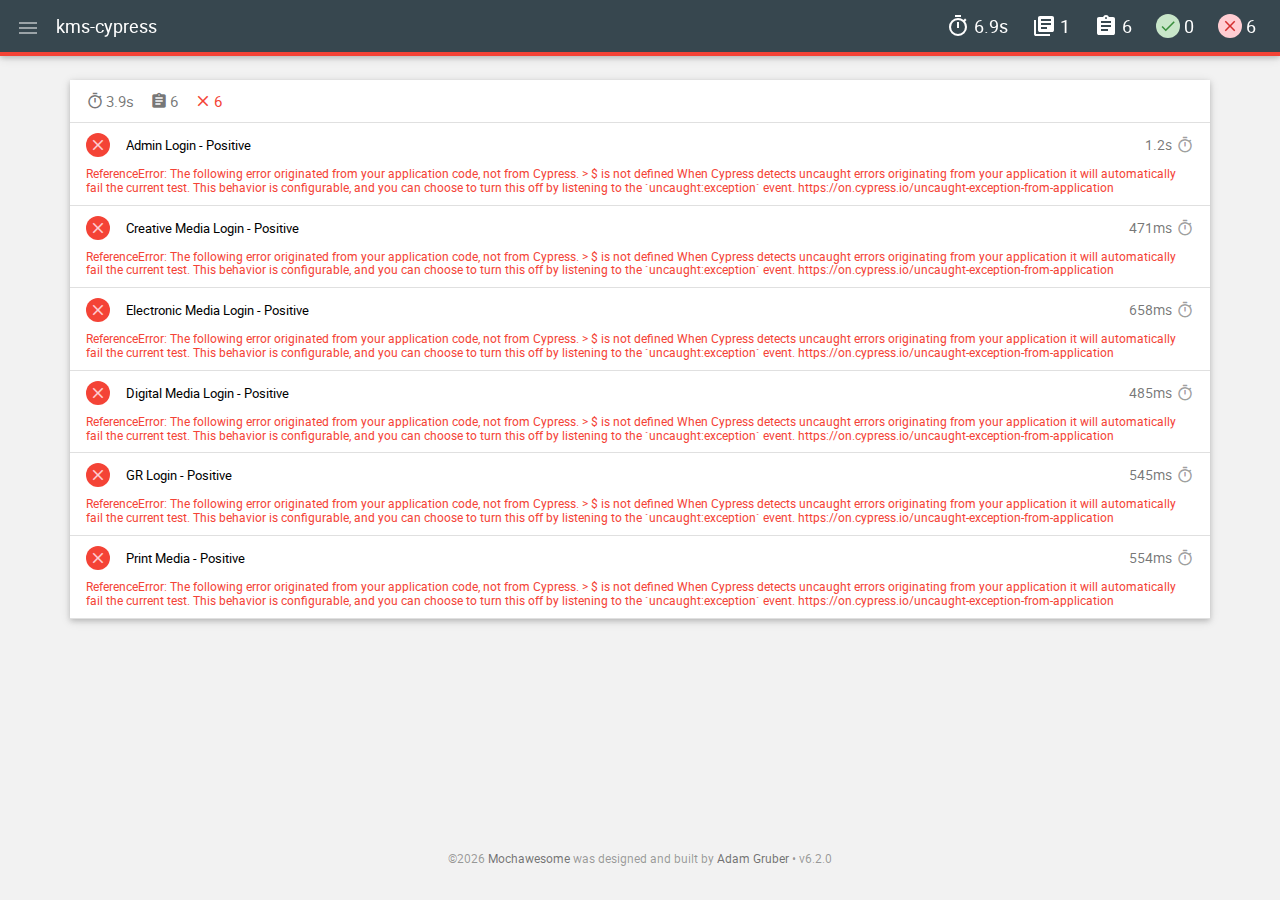
<file: mochawesome-report/staging/kms-cypress-01-06-2025.html>
<!doctype html>
<html lang="en"><head><meta charSet="utf-8"/><meta http-equiv="X-UA-Compatible" content="IE=edge"/><meta name="viewport" content="width=device-width, initial-scale=1"/><title>Mochawesome Report</title><link rel="stylesheet" href="assets\app.css"/></head><body data-raw="{&quot;stats&quot;:{&quot;suites&quot;:1,&quot;tests&quot;:6,&quot;passes&quot;:0,&quot;pending&quot;:0,&quot;failures&quot;:6,&quot;testsRegistered&quot;:6,&quot;passPercent&quot;:0,&quot;pendingPercent&quot;:0,&quot;other&quot;:0,&quot;hasOther&quot;:false,&quot;skipped&quot;:0,&quot;hasSkipped&quot;:false,&quot;start&quot;:&quot;2025-01-06T07:51:11.790Z&quot;,&quot;end&quot;:&quot;2025-01-06T07:51:18.764Z&quot;,&quot;duration&quot;:6974},&quot;results&quot;:[{&quot;uuid&quot;:&quot;d7243390-405d-4815-88e5-efef83205d1c&quot;,&quot;title&quot;:&quot;&quot;,&quot;fullFile&quot;:&quot;cypress\\e2e\\Pages\\feature\\login\\kmslogin.cy.js&quot;,&quot;file&quot;:&quot;cypress\\e2e\\Pages\\feature\\login\\kmslogin.cy.js&quot;,&quot;beforeHooks&quot;:[],&quot;afterHooks&quot;:[],&quot;tests&quot;:[],&quot;suites&quot;:[{&quot;uuid&quot;:&quot;4f9408a4-486d-4317-a267-19c8f41c75b5&quot;,&quot;title&quot;:&quot;&quot;,&quot;fullFile&quot;:&quot;&quot;,&quot;file&quot;:&quot;&quot;,&quot;beforeHooks&quot;:[],&quot;afterHooks&quot;:[],&quot;tests&quot;:[{&quot;title&quot;:&quot;Admin Login - Positive&quot;,&quot;fullTitle&quot;:&quot; Admin Login - Positive&quot;,&quot;timedOut&quot;:null,&quot;duration&quot;:1250,&quot;state&quot;:&quot;failed&quot;,&quot;speed&quot;:null,&quot;pass&quot;:false,&quot;fail&quot;:true,&quot;pending&quot;:false,&quot;context&quot;:null,&quot;code&quot;:&quot;cy.visit(_loginPage.URL);\n(0, _loginPage.typeUsername)(\&quot;admin@fsc.com\&quot;);\n(0, _loginPage.typePassword)(\&quot;fsc@#$2016\&quot;);\n(0, _loginPage.solveCaptcha)();&quot;,&quot;err&quot;:{&quot;message&quot;:&quot;ReferenceError: The following error originated from your application code, not from Cypress.\n\n  &gt; $ is not defined\n\nWhen Cypress detects uncaught errors originating from your application it will automatically fail the current test.\n\nThis behavior is configurable, and you can choose to turn this off by listening to the `uncaught:exception` event.\n\nhttps://on.cypress.io/uncaught-exception-from-application&quot;,&quot;estack&quot;:&quot;ReferenceError: The following error originated from your application code, not from Cypress.\n\n  &gt; $ is not defined\n\nWhen Cypress detects uncaught errors originating from your application it will automatically fail the current test.\n\nThis behavior is configurable, and you can choose to turn this off by listening to the `uncaught:exception` event.\n\nhttps://on.cypress.io/uncaught-exception-from-application\n    at &lt;unknown&gt; (http://165.232.190.5:8080/kms/login.jsp:28:17)&quot;,&quot;diff&quot;:null},&quot;uuid&quot;:&quot;6cd50512-2ff6-41c3-bcc5-3771d2932ab6&quot;,&quot;parentUUID&quot;:&quot;4f9408a4-486d-4317-a267-19c8f41c75b5&quot;,&quot;isHook&quot;:false,&quot;skipped&quot;:false},{&quot;title&quot;:&quot;Creative Media Login - Positive&quot;,&quot;fullTitle&quot;:&quot; Creative Media Login - Positive&quot;,&quot;timedOut&quot;:null,&quot;duration&quot;:471,&quot;state&quot;:&quot;failed&quot;,&quot;speed&quot;:null,&quot;pass&quot;:false,&quot;fail&quot;:true,&quot;pending&quot;:false,&quot;context&quot;:null,&quot;code&quot;:&quot;cy.visit(_loginPage.URL);\n(0, _loginPage.typeUsername)(\&quot;ashishgc@fluidscapes.in\&quot;);\n(0, _loginPage.typePassword)(\&quot;AshD@2016\&quot;);\n(0, _loginPage.solveCaptcha)();&quot;,&quot;err&quot;:{&quot;message&quot;:&quot;ReferenceError: The following error originated from your application code, not from Cypress.\n\n  &gt; $ is not defined\n\nWhen Cypress detects uncaught errors originating from your application it will automatically fail the current test.\n\nThis behavior is configurable, and you can choose to turn this off by listening to the `uncaught:exception` event.\n\nhttps://on.cypress.io/uncaught-exception-from-application&quot;,&quot;estack&quot;:&quot;ReferenceError: The following error originated from your application code, not from Cypress.\n\n  &gt; $ is not defined\n\nWhen Cypress detects uncaught errors originating from your application it will automatically fail the current test.\n\nThis behavior is configurable, and you can choose to turn this off by listening to the `uncaught:exception` event.\n\nhttps://on.cypress.io/uncaught-exception-from-application\n    at &lt;unknown&gt; (http://165.232.190.5:8080/kms/login.jsp:28:17)&quot;,&quot;diff&quot;:null},&quot;uuid&quot;:&quot;0d9b01fe-99bc-4dec-91da-c57b208804b9&quot;,&quot;parentUUID&quot;:&quot;4f9408a4-486d-4317-a267-19c8f41c75b5&quot;,&quot;isHook&quot;:false,&quot;skipped&quot;:false},{&quot;title&quot;:&quot;Electronic Media Login - Positive&quot;,&quot;fullTitle&quot;:&quot; Electronic Media Login - Positive&quot;,&quot;timedOut&quot;:null,&quot;duration&quot;:658,&quot;state&quot;:&quot;failed&quot;,&quot;speed&quot;:null,&quot;pass&quot;:false,&quot;fail&quot;:true,&quot;pending&quot;:false,&quot;context&quot;:null,&quot;code&quot;:&quot;cy.visit(_loginPage.URL);\n(0, _loginPage.typeUsername)(\&quot;ashishge@fluidscapes.in\&quot;);\n(0, _loginPage.typePassword)(\&quot;AshD@2016\&quot;);\n(0, _loginPage.solveCaptcha)();&quot;,&quot;err&quot;:{&quot;message&quot;:&quot;ReferenceError: The following error originated from your application code, not from Cypress.\n\n  &gt; $ is not defined\n\nWhen Cypress detects uncaught errors originating from your application it will automatically fail the current test.\n\nThis behavior is configurable, and you can choose to turn this off by listening to the `uncaught:exception` event.\n\nhttps://on.cypress.io/uncaught-exception-from-application&quot;,&quot;estack&quot;:&quot;ReferenceError: The following error originated from your application code, not from Cypress.\n\n  &gt; $ is not defined\n\nWhen Cypress detects uncaught errors originating from your application it will automatically fail the current test.\n\nThis behavior is configurable, and you can choose to turn this off by listening to the `uncaught:exception` event.\n\nhttps://on.cypress.io/uncaught-exception-from-application\n    at &lt;unknown&gt; (http://165.232.190.5:8080/kms/login.jsp:28:17)&quot;,&quot;diff&quot;:null},&quot;uuid&quot;:&quot;aeb2309f-073d-4483-be67-7b6f2bd70300&quot;,&quot;parentUUID&quot;:&quot;4f9408a4-486d-4317-a267-19c8f41c75b5&quot;,&quot;isHook&quot;:false,&quot;skipped&quot;:false},{&quot;title&quot;:&quot;Digital Media Login - Positive&quot;,&quot;fullTitle&quot;:&quot; Digital Media Login - Positive&quot;,&quot;timedOut&quot;:null,&quot;duration&quot;:485,&quot;state&quot;:&quot;failed&quot;,&quot;speed&quot;:null,&quot;pass&quot;:false,&quot;fail&quot;:true,&quot;pending&quot;:false,&quot;context&quot;:null,&quot;code&quot;:&quot;cy.visit(_loginPage.URL);\n(0, _loginPage.typeUsername)(\&quot;ashishgd@fluidscapes.in\&quot;);\n(0, _loginPage.typePassword)(\&quot;AshD@2016\&quot;);\n(0, _loginPage.solveCaptcha)();&quot;,&quot;err&quot;:{&quot;message&quot;:&quot;ReferenceError: The following error originated from your application code, not from Cypress.\n\n  &gt; $ is not defined\n\nWhen Cypress detects uncaught errors originating from your application it will automatically fail the current test.\n\nThis behavior is configurable, and you can choose to turn this off by listening to the `uncaught:exception` event.\n\nhttps://on.cypress.io/uncaught-exception-from-application&quot;,&quot;estack&quot;:&quot;ReferenceError: The following error originated from your application code, not from Cypress.\n\n  &gt; $ is not defined\n\nWhen Cypress detects uncaught errors originating from your application it will automatically fail the current test.\n\nThis behavior is configurable, and you can choose to turn this off by listening to the `uncaught:exception` event.\n\nhttps://on.cypress.io/uncaught-exception-from-application\n    at &lt;unknown&gt; (http://165.232.190.5:8080/kms/login.jsp:28:17)&quot;,&quot;diff&quot;:null},&quot;uuid&quot;:&quot;f211578e-d270-4ac6-a6d5-56832bb71ea2&quot;,&quot;parentUUID&quot;:&quot;4f9408a4-486d-4317-a267-19c8f41c75b5&quot;,&quot;isHook&quot;:false,&quot;skipped&quot;:false},{&quot;title&quot;:&quot;GR Login - Positive&quot;,&quot;fullTitle&quot;:&quot; GR Login - Positive&quot;,&quot;timedOut&quot;:null,&quot;duration&quot;:545,&quot;state&quot;:&quot;failed&quot;,&quot;speed&quot;:null,&quot;pass&quot;:false,&quot;fail&quot;:true,&quot;pending&quot;:false,&quot;context&quot;:null,&quot;code&quot;:&quot;cy.visit(_loginPage.URL);\n(0, _loginPage.typeUsername)(\&quot;ashishgg@fluidscapes.in\&quot;);\n(0, _loginPage.typePassword)(\&quot;AshD@2016\&quot;);\n(0, _loginPage.solveCaptcha)();&quot;,&quot;err&quot;:{&quot;message&quot;:&quot;ReferenceError: The following error originated from your application code, not from Cypress.\n\n  &gt; $ is not defined\n\nWhen Cypress detects uncaught errors originating from your application it will automatically fail the current test.\n\nThis behavior is configurable, and you can choose to turn this off by listening to the `uncaught:exception` event.\n\nhttps://on.cypress.io/uncaught-exception-from-application&quot;,&quot;estack&quot;:&quot;ReferenceError: The following error originated from your application code, not from Cypress.\n\n  &gt; $ is not defined\n\nWhen Cypress detects uncaught errors originating from your application it will automatically fail the current test.\n\nThis behavior is configurable, and you can choose to turn this off by listening to the `uncaught:exception` event.\n\nhttps://on.cypress.io/uncaught-exception-from-application\n    at &lt;unknown&gt; (http://165.232.190.5:8080/kms/login.jsp:28:17)&quot;,&quot;diff&quot;:null},&quot;uuid&quot;:&quot;fecbcdd5-d5ed-4224-91bc-5fa6cc8f7adf&quot;,&quot;parentUUID&quot;:&quot;4f9408a4-486d-4317-a267-19c8f41c75b5&quot;,&quot;isHook&quot;:false,&quot;skipped&quot;:false},{&quot;title&quot;:&quot;Print Media - Positive&quot;,&quot;fullTitle&quot;:&quot; Print Media - Positive&quot;,&quot;timedOut&quot;:null,&quot;duration&quot;:554,&quot;state&quot;:&quot;failed&quot;,&quot;speed&quot;:null,&quot;pass&quot;:false,&quot;fail&quot;:true,&quot;pending&quot;:false,&quot;context&quot;:null,&quot;code&quot;:&quot;cy.visit(_loginPage.URL);\n(0, _loginPage.typeUsername)(\&quot;ashishgp@fluidscapes.in\&quot;);\n(0, _loginPage.typePassword)(\&quot;AshD@2016\&quot;);\n(0, _loginPage.solveCaptcha)();&quot;,&quot;err&quot;:{&quot;message&quot;:&quot;ReferenceError: The following error originated from your application code, not from Cypress.\n\n  &gt; $ is not defined\n\nWhen Cypress detects uncaught errors originating from your application it will automatically fail the current test.\n\nThis behavior is configurable, and you can choose to turn this off by listening to the `uncaught:exception` event.\n\nhttps://on.cypress.io/uncaught-exception-from-application&quot;,&quot;estack&quot;:&quot;ReferenceError: The following error originated from your application code, not from Cypress.\n\n  &gt; $ is not defined\n\nWhen Cypress detects uncaught errors originating from your application it will automatically fail the current test.\n\nThis behavior is configurable, and you can choose to turn this off by listening to the `uncaught:exception` event.\n\nhttps://on.cypress.io/uncaught-exception-from-application\n    at &lt;unknown&gt; (http://165.232.190.5:8080/kms/login.jsp:28:17)&quot;,&quot;diff&quot;:null},&quot;uuid&quot;:&quot;f692a8c5-cd45-4d77-9599-56ca92db57c4&quot;,&quot;parentUUID&quot;:&quot;4f9408a4-486d-4317-a267-19c8f41c75b5&quot;,&quot;isHook&quot;:false,&quot;skipped&quot;:false}],&quot;suites&quot;:[],&quot;passes&quot;:[],&quot;failures&quot;:[&quot;6cd50512-2ff6-41c3-bcc5-3771d2932ab6&quot;,&quot;0d9b01fe-99bc-4dec-91da-c57b208804b9&quot;,&quot;aeb2309f-073d-4483-be67-7b6f2bd70300&quot;,&quot;f211578e-d270-4ac6-a6d5-56832bb71ea2&quot;,&quot;fecbcdd5-d5ed-4224-91bc-5fa6cc8f7adf&quot;,&quot;f692a8c5-cd45-4d77-9599-56ca92db57c4&quot;],&quot;pending&quot;:[],&quot;skipped&quot;:[],&quot;duration&quot;:3963,&quot;root&quot;:false,&quot;rootEmpty&quot;:false,&quot;_timeout&quot;:2000}],&quot;passes&quot;:[],&quot;failures&quot;:[],&quot;pending&quot;:[],&quot;skipped&quot;:[],&quot;duration&quot;:0,&quot;root&quot;:true,&quot;rootEmpty&quot;:true,&quot;_timeout&quot;:2000}],&quot;meta&quot;:{&quot;mocha&quot;:{&quot;version&quot;:&quot;7.0.1&quot;},&quot;mochawesome&quot;:{&quot;options&quot;:{&quot;quiet&quot;:false,&quot;reportFilename&quot;:&quot;mochawesome&quot;,&quot;saveHtml&quot;:false,&quot;saveJson&quot;:true,&quot;consoleReporter&quot;:&quot;spec&quot;,&quot;useInlineDiffs&quot;:false,&quot;code&quot;:true},&quot;version&quot;:&quot;7.1.3&quot;},&quot;marge&quot;:{&quot;options&quot;:{&quot;reportDir&quot;:&quot;cypress/results&quot;,&quot;overwrite&quot;:false,&quot;html&quot;:false,&quot;json&quot;:true},&quot;version&quot;:&quot;6.2.0&quot;}}}" data-config="{&quot;reportFilename&quot;:&quot;mochawesome&quot;,&quot;reportDir&quot;:&quot;mochawesome-report&quot;,&quot;reportTitle&quot;:&quot;kms-cypress&quot;,&quot;reportPageTitle&quot;:&quot;Mochawesome Report&quot;,&quot;inline&quot;:false,&quot;inlineAssets&quot;:false,&quot;cdn&quot;:false,&quot;charts&quot;:false,&quot;enableCharts&quot;:false,&quot;code&quot;:true,&quot;enableCode&quot;:true,&quot;autoOpen&quot;:false,&quot;overwrite&quot;:true,&quot;timestamp&quot;:false,&quot;ts&quot;:false,&quot;showPassed&quot;:true,&quot;showFailed&quot;:true,&quot;showPending&quot;:true,&quot;showSkipped&quot;:false,&quot;showHooks&quot;:&quot;failed&quot;,&quot;saveJson&quot;:false,&quot;saveHtml&quot;:true,&quot;dev&quot;:false,&quot;assetsDir&quot;:&quot;mochawesome-report\\assets&quot;,&quot;htmlFile&quot;:&quot;C:\\Users\\pranav\\Documents\\IDX\\kms-cypress\\mochawesome-report\\mochawesome.html&quot;}"><div id="report"></div><script src="assets\app.js"></script></body></html>
</file>
<file: web-tictactoe/style.css>
/* General Styles */
body {
  font-family: 'Arial', sans-serif;
  margin: 0;
  padding: 0;
  box-sizing: border-box;
  background: linear-gradient(135deg, #1a1a2e, #d80b0b);
  color: #fff;
  display: flex;
  justify-content: center;
  align-items: center;
  min-height: 100vh;
  overflow: hidden;
}

h2 {
  font-size: 1.5rem;
  margin-bottom: 10px;
  color: #f5f6fa;
  padding: 10px 20px;
  border: 2px solid #fff; /* White border around the h1 */
  border-radius: 10px; /* Rounded corners for the border */
  display: inline-block; /* Make the border fit tightly around the text */
  text-align: center;
  background-color: rgba(0, 0, 0, 0.3); /* Semi-transparent background for the title */
}

.container {
  text-align: center;
}

h1 {
  font-size: 2.5rem;
  margin-bottom: 20px;
  color: #f5f6fa;
}

/* Game Board */
#game-board {
  display: grid;
  grid-template-columns: repeat(3, 120px);
  grid-gap: 10px;
  justify-content: center;
  margin: 20px auto;
}

.cell {
  width: 120px;
  height: 120px;
  background-color: #2f2f46;
  border-radius: 15px;
  display: flex;
  align-items: center;
  justify-content: center;
  font-size: 3rem;
  cursor: pointer;
  box-shadow: 0 4px 15px rgba(0, 0, 0, 0.5);
  transition: background-color 0.3s, transform 0.2s;
}

.cell.x {
  color: #1e90ff;
  text-shadow: 0 0 15px #1e90ff, 0 0 30px #1e90ff;
}

.cell.o {
  color: #ff6b81;
  text-shadow: 0 0 15px #ff6b81, 0 0 30px #ff6b81;
}

.cell:hover {
  background-color: #393960;
  transform: scale(1.1);
}

/* Message Container */
#message-container {
  margin-top: 20px;
}

#message-container.hidden {
  display: none;
}

#message-text {
  font-size: 1.8rem;
  margin-bottom: 10px;
}

button {
  background-color: #27ae60;
  color: #fff;
  border: none;
  padding: 10px 20px;
  font-size: 1rem;
  border-radius: 5px;
  cursor: pointer;
  transition: background-color 0.3s;
}

button:hover {
  background-color: #2ecc71;
}

/* Fireworks Canvas */
#fireworks {
  position: fixed;
  top: 0;
  left: 0;
  width: 100%;
  height: 100%;
  z-index: 100;
  pointer-events: none;
}
</file>
<file: mypr.css>
/* General Styles */
body {
  font-family: 'Arial', sans-serif;
  margin: 0;
  padding: 0;
  box-sizing: border-box;
  background: linear-gradient(135deg, #1a1a2e, #d80b0b);
  color: #fff;
  display: flex;
  justify-content: center;
  align-items: center;
  min-height: 100vh;
  overflow: hidden;
}

h2 {
  font-size: 1.5rem;
  margin-bottom: 10px;
  color: #f5f6fa;
  padding: 10px 20px;
  border: 2px solid #fff; /* White border around the h1 */
  border-radius: 10px; /* Rounded corners for the border */
  display: inline-block; /* Make the border fit tightly around the text */
  text-align: center;
  background-color: rgba(0, 0, 0, 0.3); /* Semi-transparent background for the title */
}

.container {
  text-align: center;
}

h1 {
  font-size: 2.5rem;
  margin-bottom: 20px;
  color: #f5f6fa;
}

/* Game Board */
#game-board {
  display: grid;
  grid-template-columns: repeat(3, 120px);
  grid-gap: 10px;
  justify-content: center;
  margin: 20px auto;
}

.cell {
  width: 120px;
  height: 120px;
  background-color: #2f2f46;
  border-radius: 15px;
  display: flex;
  align-items: center;
  justify-content: center;
  font-size: 3rem;
  cursor: pointer;
  box-shadow: 0 4px 15px rgba(0, 0, 0, 0.5);
  transition: background-color 0.3s, transform 0.2s;
}

.cell.x {
  color: #1e90ff;
  text-shadow: 0 0 15px #1e90ff, 0 0 30px #1e90ff;
}

.cell.o {
  color: #ff6b81;
  text-shadow: 0 0 15px #ff6b81, 0 0 30px #ff6b81;
}

.cell:hover {
  background-color: #393960;
  transform: scale(1.1);
}

/* Message Container */
#message-container {
  margin-top: 20px;
}

#message-container.hidden {
  display: none;
}

#message-text {
  font-size: 1.8rem;
  margin-bottom: 10px;
}

button {
  background-color: #27ae60;
  color: #fff;
  border: none;
  padding: 10px 20px;
  font-size: 1rem;
  border-radius: 5px;
  cursor: pointer;
  transition: background-color 0.3s;
}

button:hover {
  background-color: #2ecc71;
}

/* Fireworks Canvas */
#fireworks {
  position: fixed;
  top: 0;
  left: 0;
  width: 100%;
  height: 100%;
  z-index: 100;
  pointer-events: none;
}
</file>
<file: projects/project.css>
body {
	background: rgb(50, 0, 108);
	font-family: "Roboto", sans-serif;
	margin: 0, auto;
}
#babyProgression {
	position: absolute;
	top: 50%;
	left: 50%;
	transform: translate(-50%, -50%);
	height: 100%;
	width: 100%;
	max-width: 100%;
	max-height: calc(100% - 250px);
	min-height: 100px;
}
.maskLine {
	transition: d 310ms;
}
.maskLine:nth-of-type(2) {
	transition: d 300ms;
}
.controls {
	position: absolute;
	top: 50%;
	left: 15px;
	transform: translate(0%, -50%);
	height: calc(100vh - 6em);
	max-height: 600px;
}
.slider {
	position: absolute;
	display: block;
	top: 50%;
	right: 15px;
	transform: translate(0%, -50%);
	width: 50px;
	height: calc(100vh - 6em);
	max-height: 600px;
}
#scaleSlider {
	position: absolute;
	width: calc(100vh - 6em);
	max-width: 600px;
	cursor: pointer;
	top: 50%;
	left: 50%;
	transform: translate(-50%, -50%) rotate(-90deg);
}
.container {
	display: flex;
	flex-direction: column;
	width: 45px;
	justify-content: space-between;
	height: 100%;
}

.container > button {
	cursor: pointer;
	color: rgba(255, 255, 255, 0.5);
	background: none;
	border: 1px solid rgba(255, 255, 255, 0.5);
	flex: 1;
	margin: 0px;
	padding-top: 4px;
	padding-bottom: 4px;
	padding-left: 0px;
	padding-right: 0px;
	font-family: "Roboto", sans-serif;
	font-weight: bold;
}
.container > button:hover,
.container > button:focus,
.container > button:active {
	border: 1px solid #fff;
	color: #fff;
}
.container > button > span {
	font-weight: 100;
	font-size: 0.8em;
}
.daysSection {
	text-align: center;
	font-family: "Roboto", sans-serif;
	position: absolute;
	bottom: 10px;
	left: 50%;
	transform: translate(-50%);
	color: rgba(255, 255, 255, 0.8);
}
.days {
	font-size: 1.5em;
	font-weight: 600;
}
.dateSection {
	text-align: center;
	font-family: "Roboto", sans-serif;
	position: absolute;
	top: 10px;
	left: 50%;
	transform: translate(-50%);
	color: rgba(255, 255, 255, 0.8);
}
input[type="range"] {
	-webkit-appearance: none;
	appearance: none;
	width: 100%;
	cursor: pointer;
	outline: none;
	overflow: hidden;
	border-radius: 25px;
}

/* Track: webkit browsers */
input[type="range"]::-webkit-slider-runnable-track {
	height: 25px;
	background: rgb(50, 0, 108);
	border-radius: 25px;
}

/* Track: Mozilla Firefox */
input[type="range"]::-moz-range-track {
	height: 25px;
	background: rgb(50, 0, 108);
	border-radius: 25px;
}

/* Thumb: webkit */
input[type="range"]::-webkit-slider-thumb {
	-webkit-appearance: none;
	appearance: none;
	height: 25px;
	width: 25px;
	background-color: #a020f0;
	border-radius: 50%;
	border: 1px solid #a020f0;
	box-shadow: -407px 0 0 400px rgb(100, 0, 180);
}

/* Thumb: Firefox */
input[type="range"]::-moz-range-thumb {
	height: 25px;
	width: 25px;
	background-color: #a020f0;
	border-radius: 50%;
	border: 1px solid #a020f0;
	box-shadow: -407px 0 0 400px rgb(100, 0, 180);
}
</file>
